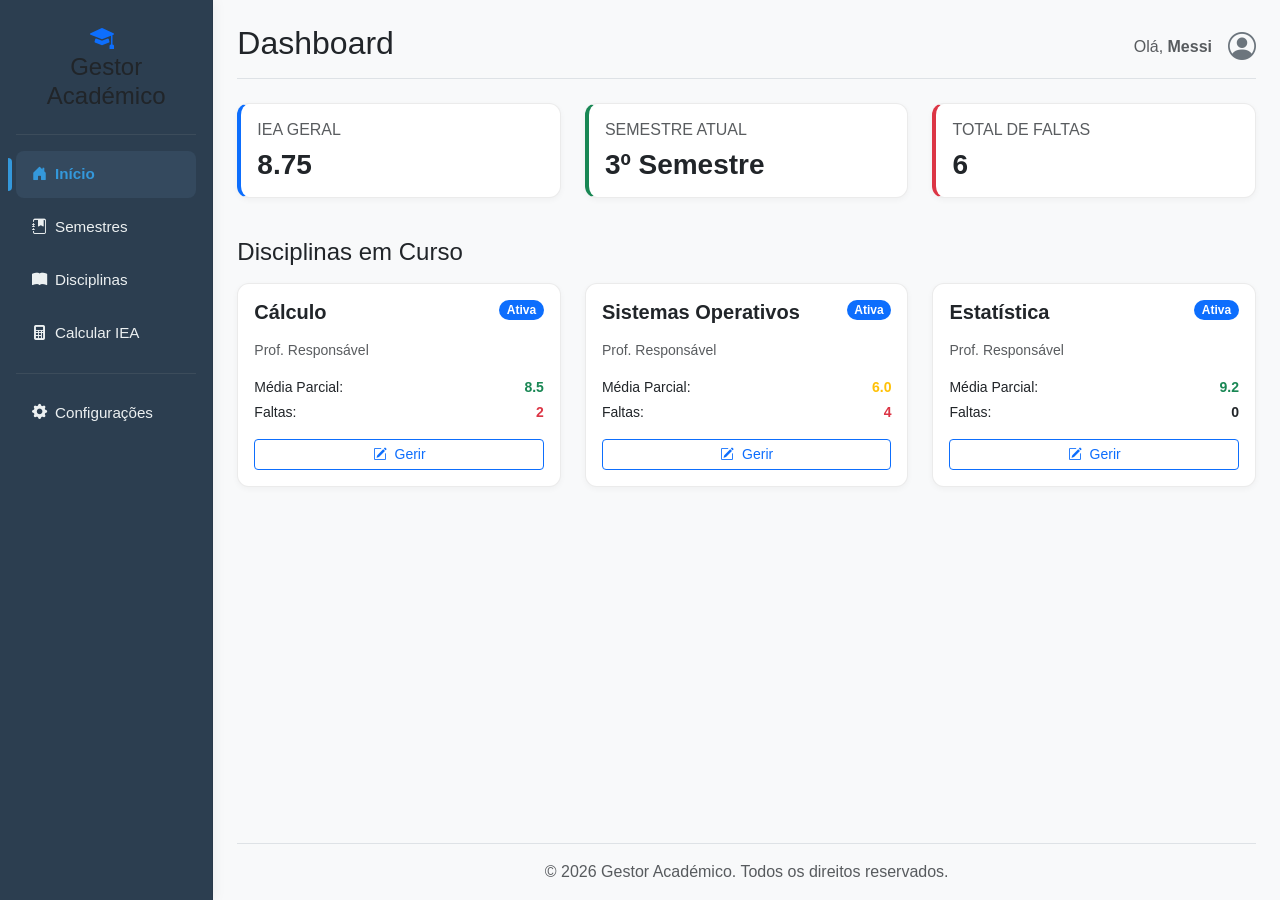
<file: index.html>
<!DOCTYPE html>
<html lang="pt-PT">
<head>
    <meta charset="UTF-8">
    <meta name="viewport" content="width=device-width, initial-scale=1.0">
    <title>Gestor Académico</title>
    
    <link href="https://cdn.jsdelivr.net/npm/bootstrap@5.3.0/dist/css/bootstrap.min.css" rel="stylesheet">
    <link rel="stylesheet" href="https://cdn.jsdelivr.net/npm/bootstrap-icons@1.10.5/font/bootstrap-icons.css">
    
    <link rel="stylesheet" href="static/css/style.css">
</head>
<body>

    <div class="container-fluid">
        <div class="row">
            
            <nav class="col-md-2 d-none d-md-block sidebar p-3 d-flex flex-column">
                <h4 class="text-center mb-4 mt-2">
                    <i class="bi bi-mortarboard-fill me-2 text-primary"></i><br>
                    Gestor Académico
                </h4>
                <hr class="text-secondary">
                <a href="#" class="active"><i class="bi bi-house-door-fill me-2"></i> Início</a>
                <a href="#"><i class="bi bi-journal-bookmark-fill me-2"></i> Semestres</a>
                <a href="#"><i class="bi bi-book-fill me-2"></i> Disciplinas</a>
                <a href="#"><i class="bi bi-calculator-fill me-2"></i> Calcular IEA</a>
                
                <div class="mt-auto">
                    <hr class="text-secondary">
                    <a href="#"><i class="bi bi-gear-fill me-2"></i> Configurações</a>
                </div>
            </nav>

            <div class="col-md-10 ms-sm-auto col-lg-10 px-md-4 d-flex flex-column min-vh-100">
                
                <header class="d-flex justify-content-between flex-wrap flex-md-nowrap align-items-center pb-2 mb-4 pt-4 border-bottom">
                    <h1 class="h2">Dashboard</h1>
                    <div class="d-flex align-items-center">
                        <span class="me-3 text-muted">Olá, <strong>Messi</strong></span>
                        <i class="bi bi-person-circle fs-3 text-secondary"></i>
                    </div>
                </header>

                <main class="flex-grow-1">
                    
                    <div class="row mb-4">
                        <div class="col-md-4 mb-3">
                            <div class="card card-custom border-left-primary h-100">
                                <div class="card-body">
                                    <h6 class="text-muted text-uppercase mb-2">IEA Geral</h6>
                                    <h3 class="mb-0 fw-bold text-dark">8.75</h3>
                                </div>
                            </div>
                        </div>
                        <div class="col-md-4 mb-3">
                            <div class="card card-custom border-left-success h-100">
                                <div class="card-body">
                                    <h6 class="text-muted text-uppercase mb-2">Semestre Atual</h6>
                                    <h3 class="mb-0 fw-bold text-dark">3º Semestre</h3>
                                </div>
                            </div>
                        </div>
                        <div class="col-md-4 mb-3">
                            <div class="card card-custom border-left-danger h-100">
                                <div class="card-body">
                                    <h6 class="text-muted text-uppercase mb-2">Total de Faltas</h6>
                                    <h3 class="mb-0 fw-bold text-dark">6</h3>
                                </div>
                            </div>
                        </div>
                    </div>

                    <h4 class="mb-3">Disciplinas em Curso</h4>
                    <div class="row">
                        
                        <div class="col-md-4 mb-4">
                            <div class="card card-custom h-100">
                                <div class="card-body d-flex flex-column">
                                    <div class="d-flex justify-content-between align-items-start mb-2">
                                        <h5 class="card-title fw-bold">Cálculo</h5>
                                        <span class="badge bg-primary rounded-pill">Ativa</span>
                                    </div>
                                    <p class="card-text text-muted small mb-3">Prof. Responsável</p>
                                    <div class="mt-auto">
                                        <div class="d-flex justify-content-between mb-1 small">
                                            <span>Média Parcial:</span>
                                            <span class="text-success fw-bold">8.5</span>
                                        </div>
                                        <div class="d-flex justify-content-between mb-3 small">
                                            <span>Faltas:</span>
                                            <span class="text-danger fw-bold">2</span>
                                        </div>
                                        <button class="btn btn-outline-primary btn-sm w-100"><i class="bi bi-pencil-square me-1"></i> Gerir</button>
                                    </div>
                                </div>
                            </div>
                        </div>

                        <div class="col-md-4 mb-4">
                            <div class="card card-custom h-100">
                                <div class="card-body d-flex flex-column">
                                    <div class="d-flex justify-content-between align-items-start mb-2">
                                        <h5 class="card-title fw-bold">Sistemas Operativos</h5>
                                        <span class="badge bg-primary rounded-pill">Ativa</span>
                                    </div>
                                    <p class="card-text text-muted small mb-3">Prof. Responsável</p>
                                    <div class="mt-auto">
                                        <div class="d-flex justify-content-between mb-1 small">
                                            <span>Média Parcial:</span>
                                            <span class="text-warning fw-bold">6.0</span>
                                        </div>
                                        <div class="d-flex justify-content-between mb-3 small">
                                            <span>Faltas:</span>
                                            <span class="text-danger fw-bold">4</span>
                                        </div>
                                        <button class="btn btn-outline-primary btn-sm w-100"><i class="bi bi-pencil-square me-1"></i> Gerir</button>
                                    </div>
                                </div>
                            </div>
                        </div>

                        <div class="col-md-4 mb-4">
                            <div class="card card-custom h-100">
                                <div class="card-body d-flex flex-column">
                                    <div class="d-flex justify-content-between align-items-start mb-2">
                                        <h5 class="card-title fw-bold">Estatística</h5>
                                        <span class="badge bg-primary rounded-pill">Ativa</span>
                                    </div>
                                    <p class="card-text text-muted small mb-3">Prof. Responsável</p>
                                    <div class="mt-auto">
                                        <div class="d-flex justify-content-between mb-1 small">
                                            <span>Média Parcial:</span>
                                            <span class="text-success fw-bold">9.2</span>
                                        </div>
                                        <div class="d-flex justify-content-between mb-3 small">
                                            <span>Faltas:</span>
                                            <span class="text-dark fw-bold">0</span>
                                        </div>
                                        <button class="btn btn-outline-primary btn-sm w-100"><i class="bi bi-pencil-square me-1"></i> Gerir</button>
                                    </div>
                                </div>
                            </div>
                        </div>

                    </div>
                </main>

                <footer class="text-center py-3 text-muted border-top mt-auto">
                    <p class="mb-0">&copy; 2026 Gestor Académico. Todos os direitos reservados.</p>
                </footer>

            </div>
        </div>
    </div>

    <script src="https://cdn.jsdelivr.net/npm/bootstrap@5.3.0/dist/js/bootstrap.bundle.min.js"></script>
</body>
</html>
</file>
<file: static/css/style.css>
:root {
    --bg-primary: #f8f9fa;
    --card-bg: #ffffff;
    --card-border: rgba(0, 0, 0, 0.08);
    --sidebar-bg: #2c3e50;
    --sidebar-link: #ecf0f1;
    --sidebar-link-hover: #34495e;
    --sidebar-link-active-text: #3498db;
    --text-primary: #212529;
    --text-secondary: #6c757d;
    --card-shadow: 0 2px 6px rgba(0, 0, 0, 0.04);
}

[data-bs-theme="dark"] {
    --bg-primary: #18191a; /* Lighter neutral dark gray */
    --card-bg: #242526; /* Lighter gray card */
    --card-border: rgba(255, 255, 255, 0.1); 
    --sidebar-bg: #18191a;
    --sidebar-link: #e4e6eb; /* Very bright gray/white for links */
    --sidebar-link-hover: #3a3b3c;
    --sidebar-link-active-text: #4db8ff;
    --text-primary: #f5f6f7; 
    --text-secondary: #b0b3b8; /* Lighter gray for secondary text */
    --card-shadow: 0 4px 12px rgba(0, 0, 0, 0.3);
    
    /* Override Bootstrap variables for secondary text so it stops looking faded */
    --bs-secondary-color: #b0b3b8;
    --bs-tertiary-color: #b0b3b8;
    --bs-body-color: #f5f6f7;
}

body {
    font-family: 'Inter', sans-serif;
    background-color: var(--bg-primary);
    color: var(--text-primary);
    transition: background-color 0.3s ease, color 0.3s ease;
}

/* Sidebar Custom Styling */
.sidebar {
    height: 100vh;
    background-color: var(--sidebar-bg);
    border-right: 1px solid var(--card-border);
    position: sticky;
    top: 0;
    z-index: 100;
    transition: background-color 0.3s ease, border-color 0.3s ease;
    box-shadow: 2px 0 12px rgba(0, 0, 0, 0.05);
}

.sidebar a {
    color: var(--sidebar-link);
    text-decoration: none;
    padding: 12px 16px;
    display: flex;
    align-items: center;
    border-radius: 8px;
    margin-bottom: 6px;
    font-weight: 500;
    font-size: 0.95rem;
    transition: all 0.2s ease;
}

.sidebar a:hover {
    background-color: var(--sidebar-link-hover);
    color: #ffffff;
}

.sidebar a.active {
    background-color: var(--sidebar-link-hover);
    color: var(--sidebar-link-active-text);
    font-weight: 600;
    position: relative;
}

.sidebar a.active::before {
    content: '';
    position: absolute;
    left: -8px;
    top: 15%;
    height: 70%;
    width: 4px;
    background-color: var(--sidebar-link-active-text);
    border-radius: 0 4px 4px 0;
}

/* Clean custom cards */
.card-custom {
    background: var(--card-bg);
    border: 1px solid var(--card-border);
    border-radius: 12px;
    box-shadow: var(--card-shadow);
    transition: box-shadow 0.2s ease, background-color 0.3s ease, border-color 0.3s ease;
}

.card-custom:hover {
    box-shadow: 0 4px 16px rgba(0, 0, 0, 0.08);
}

[data-bs-theme="dark"] .card-custom:hover {
    box-shadow: 0 4px 16px rgba(0, 0, 0, 0.35);
}

/* Border left indicators for stats */
.border-left-primary { border-left: 4px solid #0d6efd !important; }
.border-left-success { border-left: 4px solid #198754 !important; }
.border-left-danger { border-left: 4px solid #dc3545 !important; }

/* Custom Form elements */
.form-control, .form-select {
    border-radius: 6px;
    transition: all 0.2s ease;
}

.form-control:focus, .form-select:focus {
    border-color: #3498db;
    box-shadow: 0 0 0 0.25rem rgba(52, 152, 219, 0.15);
}

/* Custom Scrollbar */
::-webkit-scrollbar {
    width: 6px;
    height: 6px;
}
::-webkit-scrollbar-track {
    background: transparent;
}
::-webkit-scrollbar-thumb {
    background: rgba(0, 0, 0, 0.12);
    border-radius: 10px;
}
[data-bs-theme="dark"] ::-webkit-scrollbar-thumb {
    background: rgba(255, 255, 255, 0.12);
}
::-webkit-scrollbar-thumb:hover {
    background: rgba(0, 0, 0, 0.22);
}
</file>
